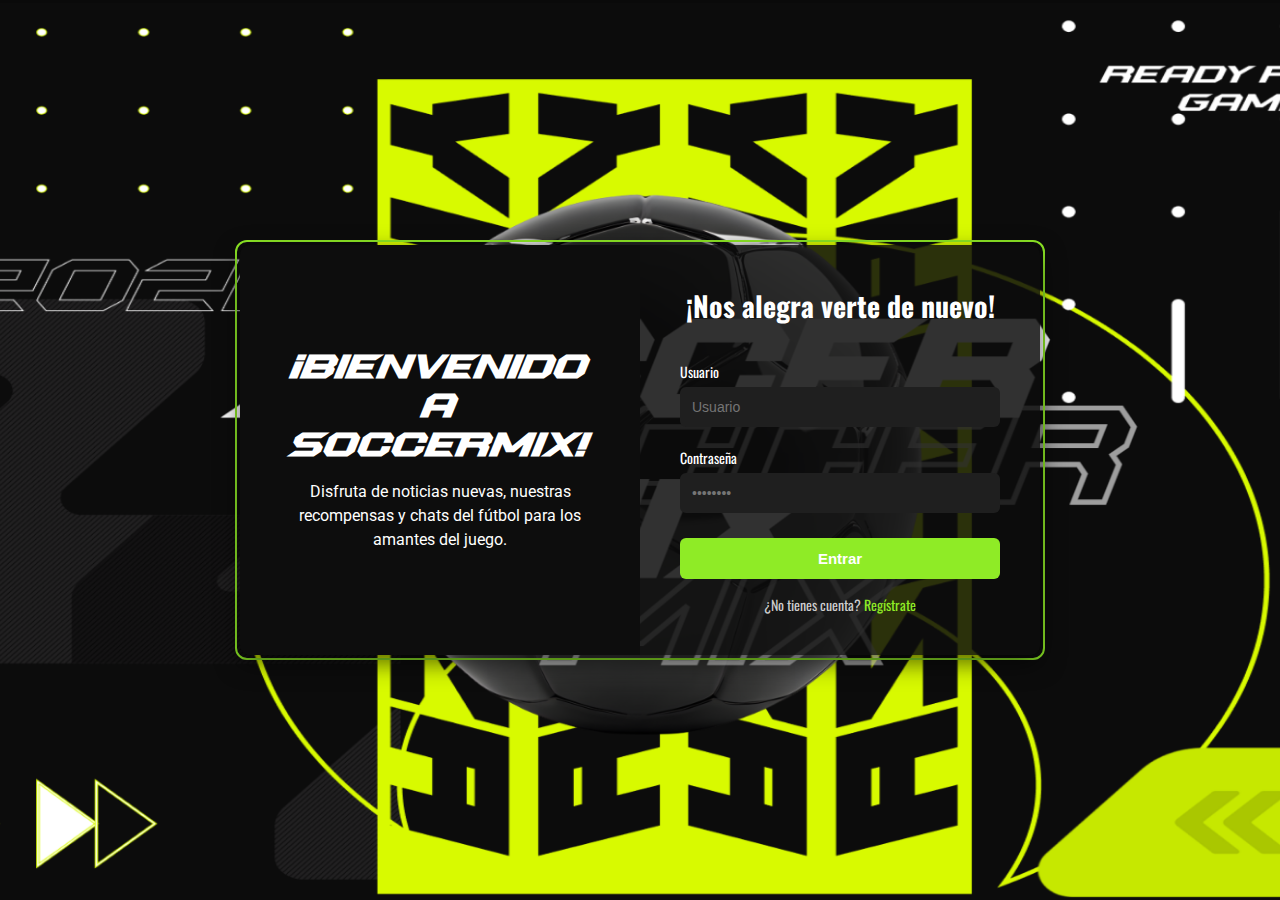
<file: InicioSesion.html>
<!DOCTYPE html>
<html lang="es">
<head>
  <meta charset="UTF-8">
  <meta name="viewport" content="width=device-width, initial-scale=1.0">
  <title>Pantalla de Inicio</title>
  <link href="https://fonts.googleapis.com/css2?family=Roboto&display=swap" rel="stylesheet">
  <link href="https://fonts.googleapis.com/css2?family=Oswald:wght@400;700&display=swap" rel="stylesheet">
  <link rel="stylesheet" href="../css/InicioSesion.css">
</head>
<body>

  <div class="border-wrapper">
    <div class="main-container">

      <div class="welcome-box">
        <div class="welcome-main">¡Bienvenido a SoccerMix!</div>
        <div class="welcome-sub">
          Disfruta de noticias nuevas, nuestras recompensas y chats del fútbol para los amantes del juego.
        </div>
      </div>

      <div class="login-box">
        <h2>¡Nos alegra verte de nuevo!</h2>
        <form id="login-form">
          <label for="user">Usuario</label>
          <input type="text" id="user" placeholder="Usuario" autocomplete="username">

          <label for="pass">Contraseña</label>
          <div class="input-wrapper">
            <input type="password" id="pass" placeholder="••••••••" autocomplete="current-password">
          </div>

          <!-- Mensaje de error (inicialmente oculto) -->
          <p id="error-message" style="color: #ff4d4d; display: none; margin-bottom: 15px;"></p>

          <button type="submit">Entrar</button>
        </form>

        <p>¿No tienes cuenta? <a href="Registro.html">Regístrate</a></p>
      </div>

    </div>
  </div>

  <script src="../js/login.js"></script>
</body>
</html>
</file>
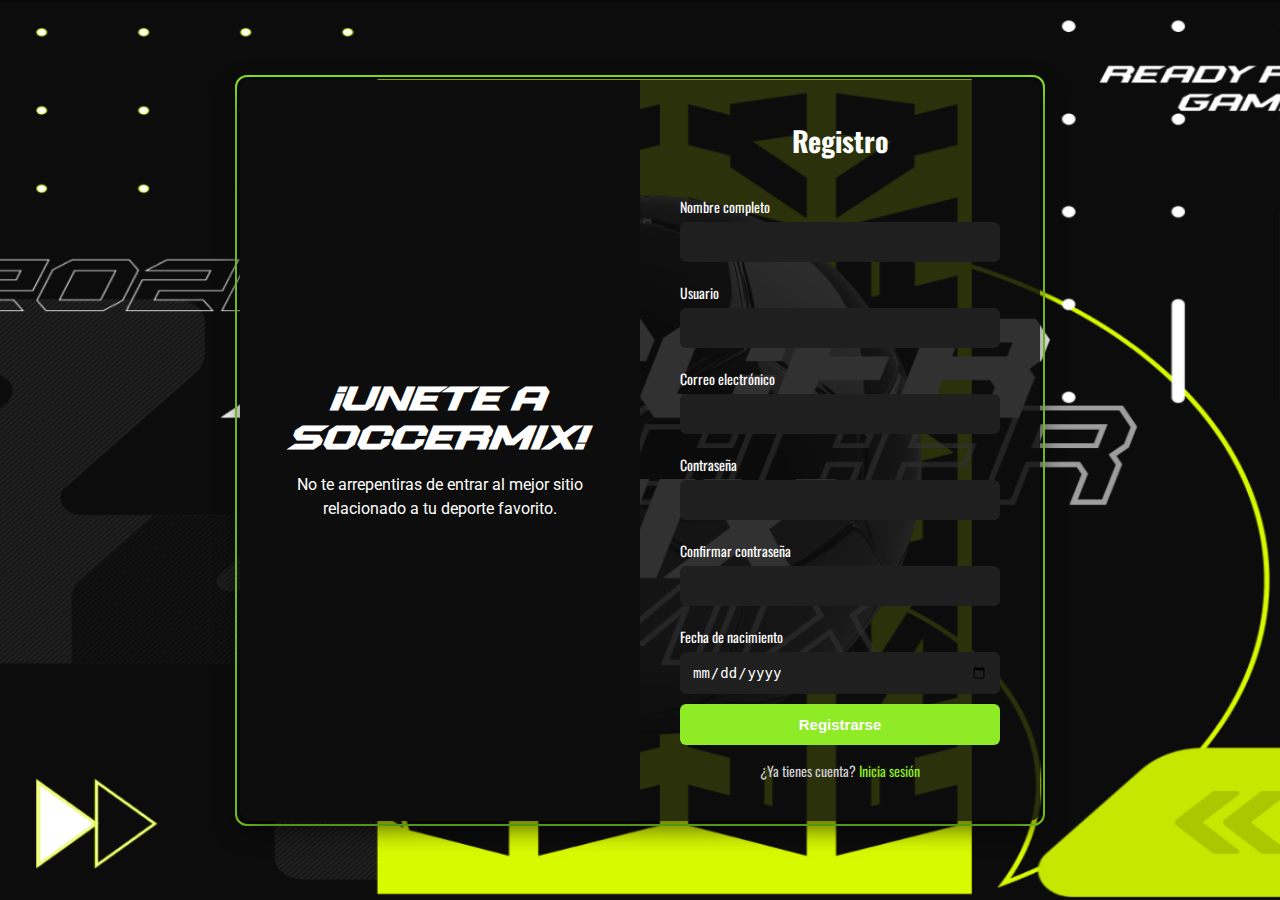
<file: Registro.html>
<!DOCTYPE html>
<html lang="es">
<head>
  <meta charset="UTF-8">
  <meta name="viewport" content="width=device-width, initial-scale=1.0">
  <title>Registro - SoccerMix</title>
  <link href="https://fonts.googleapis.com/css2?family=Roboto&display=swap" rel="stylesheet">
  <link href="https://fonts.googleapis.com/css2?family=Oswald:wght@400;700&display=swap" rel="stylesheet">
  <link rel="stylesheet" href="../css/Registro.css">
</head>
<body>

  <div class="border-wrapper">
    <div class="main-container">

      <div class="welcome-box">
        <div class="welcome-main">¡Unete a SoccerMix!</div>
        <div class="welcome-sub">
          No te arrepentiras de entrar al mejor sitio relacionado a tu deporte favorito.
        </div>
      </div>

      <div class="login-box">
        <h2>Registro</h2>
        <form id="registro-form">
          <label for="fullname">Nombre completo</label>
          <input type="text" id="fullname" autocomplete="name">

          <label for="username">Usuario</label>
          <input type="text" id="username" autocomplete="username">

          <label for="email">Correo electrónico</label>
          <input type="email" id="email" autocomplete="email">

          <label for="password">Contraseña</label>
          <input type="password" id="password" autocomplete="new-password">

          <label for="confirm-password">Confirmar contraseña</label>
          <input type="password" id="confirm-password" autocomplete="new-password">

          <label for="birthdate">Fecha de nacimiento</label>
          <input type="date" id="birthdate" autocomplete="bday">

          <!-- Contenedor para mensajes de éxito o error -->
          <div id="message-container" style="display:none;"></div>

          <button type="submit">Registrarse</button>
        </form>

        <p>¿Ya tienes cuenta? <a href="InicioSesion.html">Inicia sesión</a></p>
      </div>

    </div>
  </div>

  <script src="../js/registro.js"></script>
</body>
</html>
</file>
<file: css/InicioSesion.css>
* { 
  margin: 0;
  padding: 0;
  box-sizing: border-box;
}

@font-face {
  font-family: 'SprinturaDemo'; 
  src: url('../Fonts/SprinturaDemo.otf') format('opentype');
  font-weight: normal;
  font-style: normal;
}

html, body {
  height: 100%;
  font-family: 'Oswald', sans-serif;
}

body {
  display: flex;
  justify-content: center;
  align-items: center;
  background: url("../Assets/FondoPrincipal.png") no-repeat center center/cover;
}

.border-wrapper {
  border: 2px solid #8feb26;
  border-radius: 12px;
  padding: 3px;
  display: inline-block;
  background: rgba(0,0,0,0);
}

.main-container {
  display: flex;
  width: 800px;
  border-radius: 10px;
  overflow: hidden;
  box-shadow: 0 8px 25px rgba(0,0,0,0.6);
}

.welcome-box {
  flex: 1;
  background: #0D0D0D;
  color: #fff;
  display: flex;
  flex-direction: column;
  justify-content: center;
  align-items: center;
  text-align: center;
  padding: 40px;
}

.welcome-main {
  font-family: 'SprinturaDemo', sans-serif;
  font-size: 36px;
  font-weight: bold;
  margin-bottom: 15px;
}

.welcome-sub {
  font-family: 'Roboto', sans-serif;
  font-size: 16px;
  line-height: 1.5;
  max-width: 300px;
}

.login-box {
  flex: 1;
  background: rgba(13,13,13,0.85);
  color: #fff;
  padding: 40px;
  display: flex;
  flex-direction: column;
  justify-content: center;
}

.login-box h2 {
  font-size: 28px;
  font-weight: bold;
  margin-bottom: 25px;
  color: #ffffff;
  text-align: center;
}

.login-box label {
  display: block;
  margin: 10px 0 5px;
  font-size: 14px;
  color: #fff;
}

.login-box input {
  width: 100%;
  padding: 12px;
  border: none;
  border-radius: 6px;
  margin-bottom: 10px;
  font-size: 14px;
  background: #1f1f1f;
  color: #fff;
  outline: none;
  transition: border 0.3s;
}

.login-box input:focus {
  border: 1px solid #8feb26;
}

.input-wrapper {
  display: flex;
  flex-direction: column;
  align-items: flex-start;
  margin-bottom: 15px;
}

.input-wrapper a:hover {
  text-decoration: underline;
}

.login-box button {
  width: 100%;
  padding: 12px;
  background: #8feb26;
  border: none;
  border-radius: 6px;
  color: #fff;
  font-size: 15px;
  font-weight: bold;
  cursor: pointer;
  transition: 0.3s;
}

.login-box button:hover {
  background: #6cc118;
}

.login-box p {
  margin-top: 15px;
  font-size: 14px;
  color: #ccc;
  text-align: center;
}

.login-box p a {
  color: #8feb26;
  text-decoration: none;
}

.login-box p a:hover {
  text-decoration: underline;
}

/* Responsivo */
@media (max-width: 900px) {
  .main-container {
    flex-direction: column;
    width: 90%;
  }
  .welcome-box, .login-box {
    flex: none;
    width: 100%;
  }
  .welcome-sub {
    max-width: 90%;
  }
}
</file>
<file: css/Registro.css>
* { 
  margin: 0;
  padding: 0;
  box-sizing: border-box;
}

@font-face {
  font-family: 'SprinturaDemo'; 
  src: url('../Fonts/SprinturaDemo.otf') format('opentype');
  font-weight: normal;
  font-style: normal;
}

html, body {
  height: 100%;
  font-family: 'Oswald', sans-serif;
}

body {
  display: flex;
  justify-content: center;
  align-items: center;
  background: url("../Assets/FondoPrincipal.png") no-repeat center center/cover;
}

.border-wrapper {
  border: 2px solid #8feb26;
  border-radius: 12px;
  padding: 3px;
  display: inline-block;
  background: rgba(0,0,0,0);
}

.main-container {
  display: flex;
  width: 800px;
  border-radius: 10px;
  overflow: hidden;
  box-shadow: 0 8px 25px rgba(0,0,0,0.6);
}

.welcome-box {
  flex: 1;
  background: #0D0D0D;
  color: #fff;
  display: flex;
  flex-direction: column;
  justify-content: center;
  align-items: center;
  text-align: center;
  padding: 40px;
}

.welcome-main {
  font-family: 'SprinturaDemo', sans-serif;
  font-size: 36px;
  font-weight: bold;
  margin-bottom: 15px;
}

.welcome-sub {
  font-family: 'Roboto', sans-serif;
  font-size: 16px;
  line-height: 1.5;
  max-width: 300px;
}

.login-box {
  flex: 1;
  background: rgba(13,13,13,0.85);
  color: #fff;
  padding: 40px;
  display: flex;
  flex-direction: column;
  justify-content: center;
}

.login-box h2 {
  font-size: 28px;
  font-weight: bold;
  margin-bottom: 25px;
  color: #ffffff;
  text-align: center;
}

.login-box label {
  display: block;
  margin: 10px 0 5px;
  font-size: 14px;
  color: #fff;
}

.login-box input {
  width: 100%;
  padding: 12px;
  border: none;
  border-radius: 6px;
  margin-bottom: 10px;
  font-size: 14px;
  background: #1f1f1f;
  color: #fff;
  outline: none;
  transition: border 0.3s;
}

.login-box input:focus {
  border: 1px solid #8feb26;
}

.login-box button {
  width: 100%;
  padding: 12px;
  background: #8feb26;
  border: none;
  border-radius: 6px;
  color: #fff;
  font-size: 15px;
  font-weight: bold;
  cursor: pointer;
  transition: 0.3s;
}

.login-box button:hover {
  background: #6cc118;
}

.login-box p {
  margin-top: 15px;
  font-size: 14px;
  color: #ccc;
  text-align: center;
}

.login-box p a {
  color: #8feb26;
  text-decoration: none;
}

.login-box p a:hover {
  text-decoration: underline;
}

/* Responsivo */
@media (max-width: 900px) {
  .main-container {
    flex-direction: column;
    width: 90%;
  }
  .welcome-box, .login-box {
    flex: none;
    width: 100%;
  }
  .welcome-sub {
    max-width: 90%;
  }
}

/* Estilos para los mensajes de error/éxito */
.message-box {
  padding: 12px;
  margin: 15px 0;
  border-radius: 6px;
  text-align: center;
  font-size: 14px;
  font-family: 'Roboto', sans-serif;
}

.message-box.error {
  background-color: #5c2a2a;
  color: #ffc8c8;
}

.message-box.success {
  background-color: #2a5c3d;
  color: #c8ffda;
}
</file>
